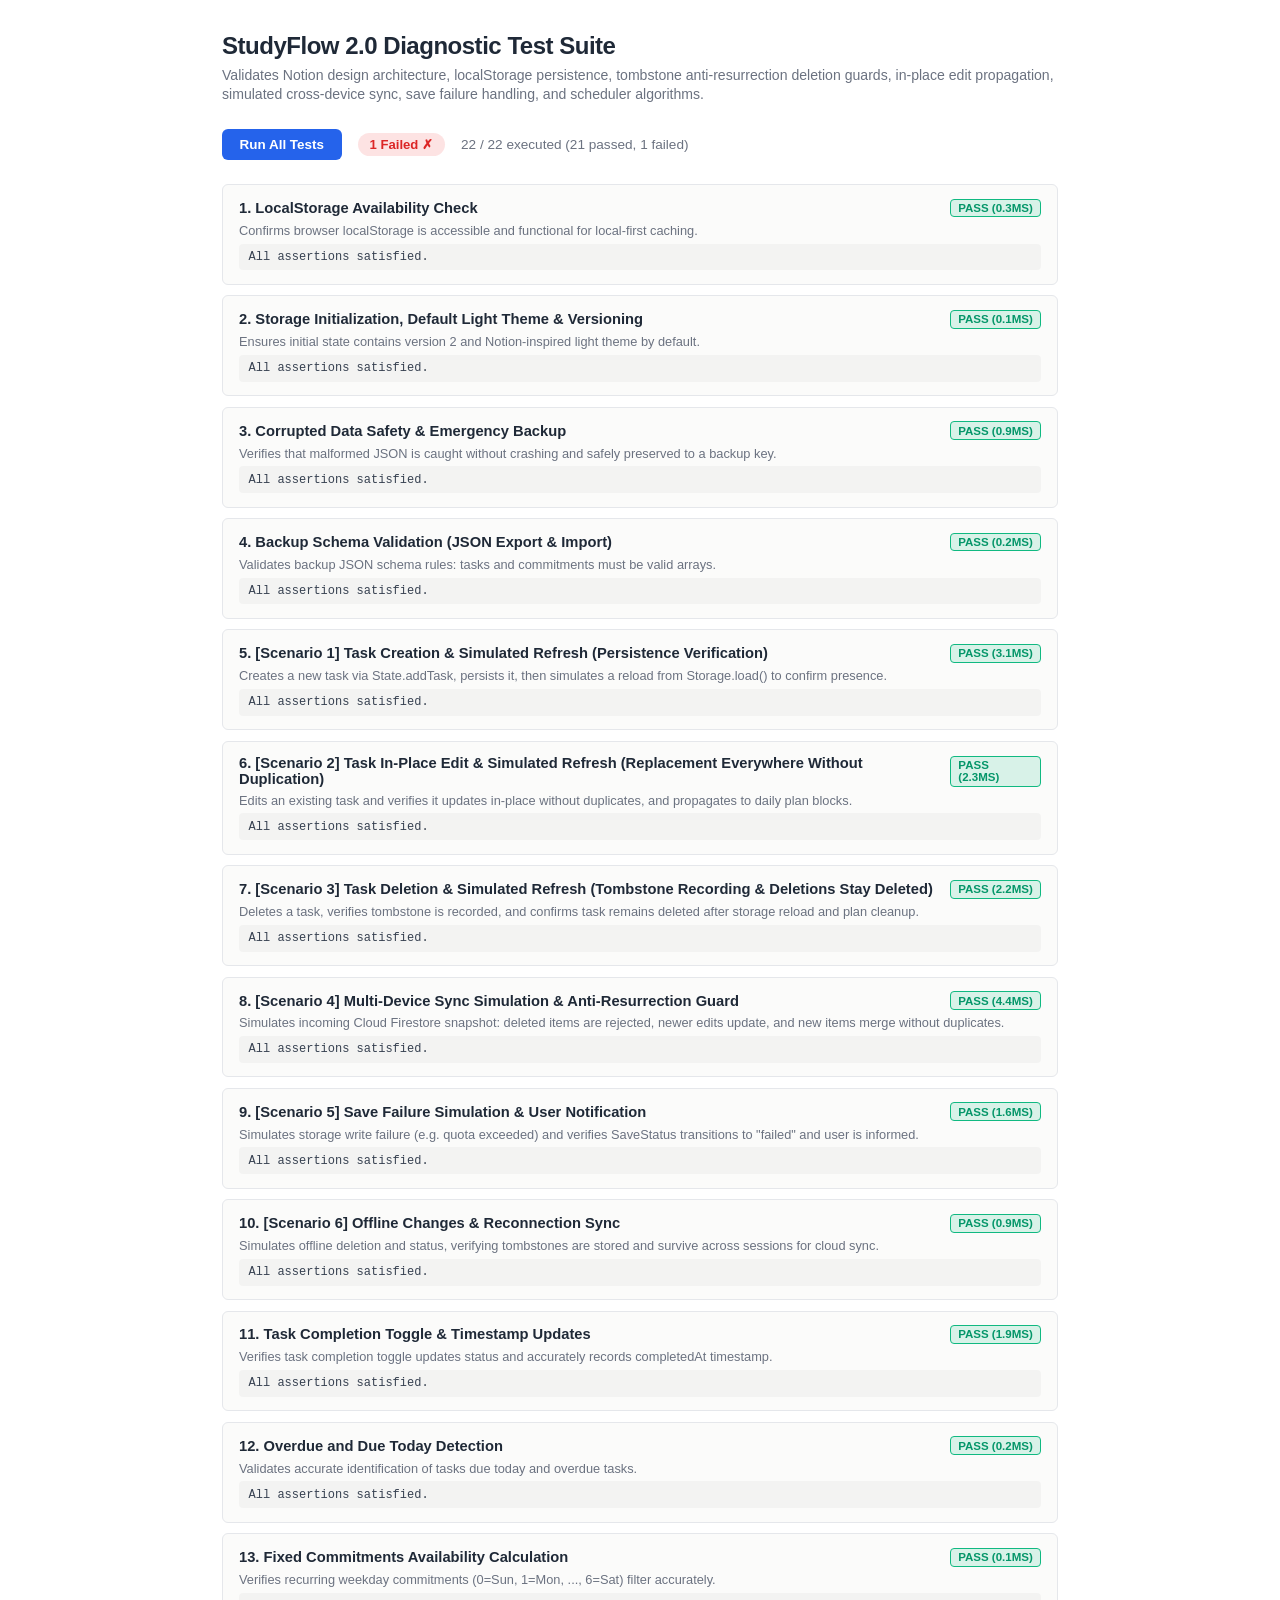
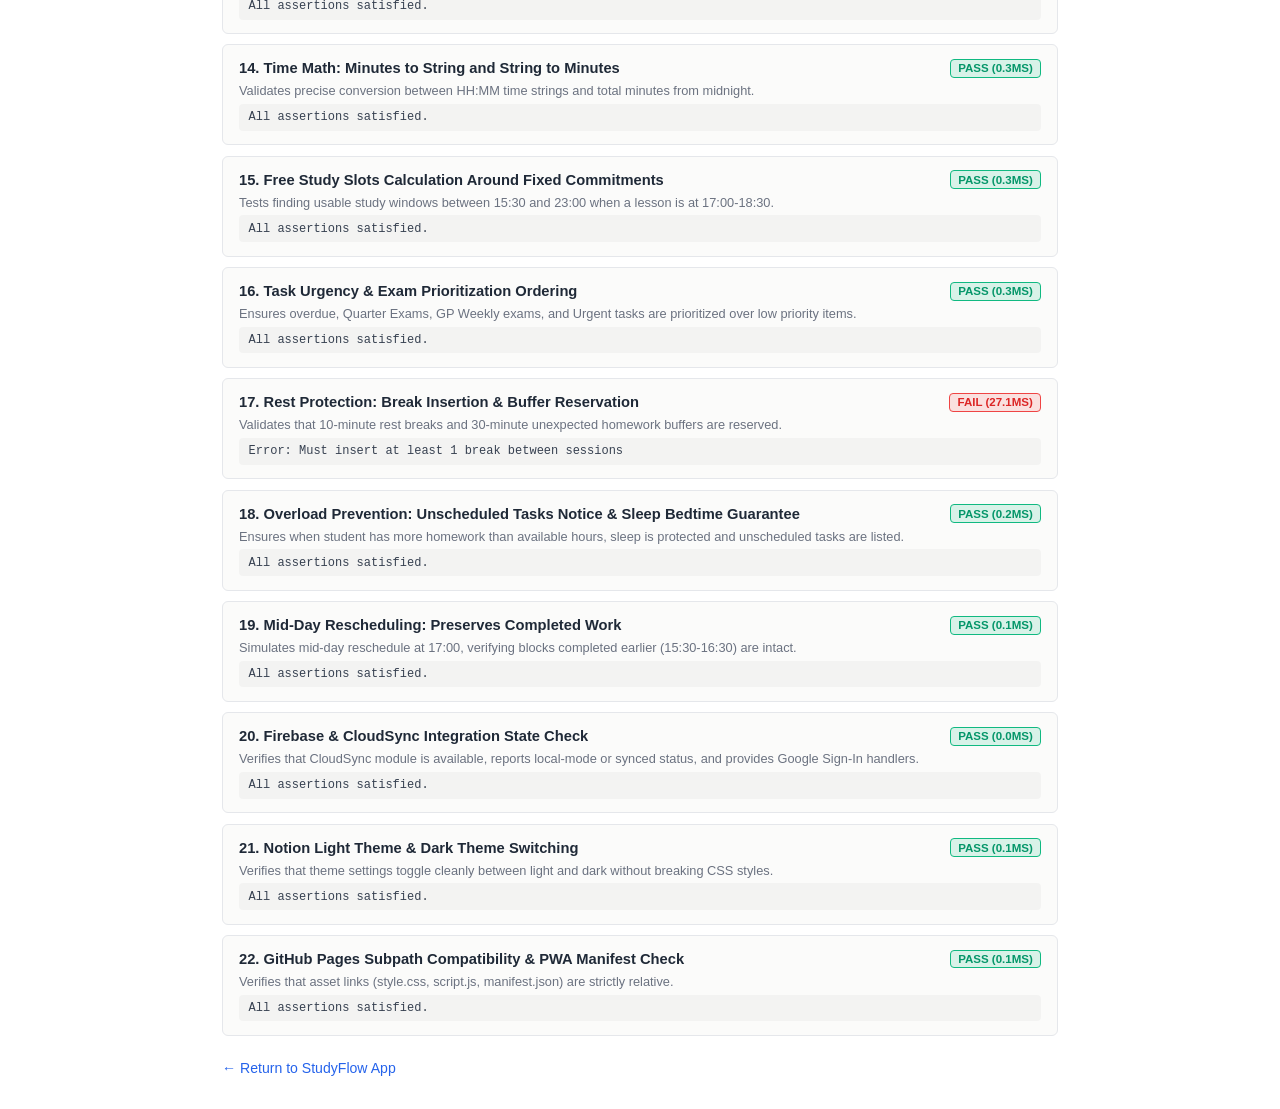
<file: test.html>
<!DOCTYPE html>
<html lang="en">
<head>
  <meta charset="UTF-8">
  <meta name="viewport" content="width=device-width, initial-scale=1.0">
  <title>StudyFlow 2.0 Test Runner &amp; Diagnostic Suite</title>
  <style>
    :root {
      --bg: #ffffff;
      --card: #fbfbfa;
      --border: #e5e7eb;
      --text: #1f2937;
      --muted: #6b7280;
      --pass: #10b981;
      --fail: #ef4444;
      --accent: #2563eb;
    }
    * { box-sizing: border-box; margin: 0; padding: 0; }
    body {
      font-family: -apple-system, BlinkMacSystemFont, "Segoe UI", Roboto, sans-serif;
      background: var(--bg);
      color: var(--text);
      padding: 2rem;
      max-width: 900px;
      margin: 0 auto;
    }
    h1 { font-size: 1.5rem; margin-bottom: 0.35rem; font-weight: 700; letter-spacing: -0.02em; }
    p.sub { color: var(--muted); margin-bottom: 1.5rem; font-size: 0.88rem; line-height: 1.4; }
    .toolbar {
      display: flex;
      gap: 1rem;
      margin-bottom: 1.5rem;
      align-items: center;
      flex-wrap: wrap;
    }
    button {
      background: var(--accent);
      color: #fff;
      border: none;
      padding: 0.5rem 1.1rem;
      border-radius: 6px;
      font-weight: 600;
      font-size: 0.84rem;
      cursor: pointer;
      transition: filter 0.15s ease;
    }
    button:hover { filter: brightness(1.1); }
    .status-pill {
      font-weight: 600;
      padding: 0.25rem 0.75rem;
      border-radius: 999px;
      font-size: 0.82rem;
    }
    .status-running { background: rgba(37, 99, 235, 0.1); color: var(--accent); }
    .status-passed { background: rgba(16, 185, 129, 0.15); color: #059669; }
    .status-failed { background: rgba(239, 68, 68, 0.15); color: #dc2626; }
    .test-list {
      display: flex;
      flex-direction: column;
      gap: 0.65rem;
    }
    .test-item {
      background: var(--card);
      border: 1px solid var(--border);
      border-radius: 6px;
      padding: 0.85rem 1rem;
      display: flex;
      flex-direction: column;
      gap: 0.35rem;
    }
    .test-header {
      display: flex;
      justify-content: space-between;
      align-items: center;
    }
    .test-title { font-weight: 600; font-size: 0.92rem; }
    .test-badge {
      font-size: 0.72rem;
      padding: 0.15rem 0.45rem;
      border-radius: 4px;
      font-weight: 700;
      text-transform: uppercase;
    }
    .badge-pass { background: rgba(16, 185, 129, 0.15); color: #059669; border: 1px solid #10b981; }
    .badge-fail { background: rgba(239, 68, 68, 0.15); color: #dc2626; border: 1px solid #ef4444; }
    .test-desc { font-size: 0.8rem; color: var(--muted); }
    .test-detail {
      font-family: ui-monospace, SFMono-Regular, Menlo, Monaco, Consolas, monospace;
      font-size: 0.75rem;
      background: rgba(0, 0, 0, 0.03);
      padding: 0.4rem 0.6rem;
      border-radius: 4px;
      color: #374151;
      white-space: pre-wrap;
    }
    .back-link {
      display: inline-block;
      margin-top: 1.5rem;
      color: var(--accent);
      text-decoration: none;
      font-size: 0.88rem;
    }
    .back-link:hover { text-decoration: underline; }
  </style>
</head>
<body>
  <h1>StudyFlow 2.0 Diagnostic Test Suite</h1>
  <p class="sub">Validates Notion design architecture, localStorage persistence, tombstone anti-resurrection deletion guards, in-place edit propagation, simulated cross-device sync, save failure handling, and scheduler algorithms.</p>

  <div class="toolbar">
    <button type="button" id="btn-run-tests">Run All Tests</button>
    <span id="overall-status" class="status-pill status-running">Ready</span>
    <span id="test-summary" style="font-size:0.85rem; color:var(--muted);">0 / 22 executed</span>
  </div>

  <div id="test-results" class="test-list"></div>

  <a href="index.html" class="back-link">&larr; Return to StudyFlow App</a>

  <script src="script.js"></script>
  <script>
    (function () {
      const resultsContainer = document.getElementById('test-results');
      const overallStatus = document.getElementById('overall-status');
      const testSummary = document.getElementById('test-summary');
      const btnRun = document.getElementById('btn-run-tests');

      const tests = [];

      function addTest(name, description, testFn) {
        tests.push({ name, description, testFn });
      }

      function assert(condition, message) {
        if (!condition) throw new Error(message || 'Assertion failed');
      }

      function assertEqual(actual, expected, message) {
        if (actual !== expected) {
          throw new Error(`${message || 'Assertion failed'} (Expected: ${expected}, Actual: ${actual})`);
        }
      }

      // =====================================================================
      // 22 COMPREHENSIVE AUTOMATED TEST SUITES
      // =====================================================================

      addTest(
        '1. LocalStorage Availability Check',
        'Confirms browser localStorage is accessible and functional for local-first caching.',
        () => {
          assert(window.localStorage !== undefined, 'localStorage not defined');
          const testKey = '__test_write__';
          localStorage.setItem(testKey, '123');
          assertEqual(localStorage.getItem(testKey), '123', 'LocalStorage read/write failed');
          localStorage.removeItem(testKey);
        }
      );

      addTest(
        '2. Storage Initialization, Default Light Theme & Versioning',
        'Ensures initial state contains version 2 and Notion-inspired light theme by default.',
        () => {
          assert(window.StudyFlow !== undefined, 'window.StudyFlow must be defined');
          const data = window.StudyFlow.State.data;
          assert(data !== null, 'State.data must be initialized');
          assertEqual(data.version, 2, 'Data version must be 2');
          assert(data.settings.theme === 'light' || data.settings.theme === 'dark', 'Theme must be defined');
        }
      );

      addTest(
        '3. Corrupted Data Safety & Emergency Backup',
        'Verifies that malformed JSON is caught without crashing and safely preserved to a backup key.',
        () => {
          const corruptKey = 'studyflow_test_corrupt_' + Date.now();
          const corruptBackupKey = 'studyflow_test_corrupt_backup_' + Date.now();
          localStorage.setItem(corruptKey, '{bad_json_payload:');

          let fallback = null;
          try {
            JSON.parse(localStorage.getItem(corruptKey));
          } catch (e) {
            localStorage.setItem(corruptBackupKey, localStorage.getItem(corruptKey));
            fallback = { version: 2, tasks: [] };
          }

          assert(fallback !== null, 'Must fallback to safe state');
          assertEqual(localStorage.getItem(corruptBackupKey), '{bad_json_payload:', 'Raw corrupted string must be backed up');
          localStorage.removeItem(corruptKey);
          localStorage.removeItem(corruptBackupKey);
        }
      );

      addTest(
        '4. Backup Schema Validation (JSON Export & Import)',
        'Validates backup JSON schema rules: tasks and commitments must be valid arrays.',
        () => {
          const validator = window.StudyFlow.Storage.validateImport;
          const validPayload = { version: 2, tasks: [{ id: '1', title: 'Math' }], commitments: [] };
          const invalidPayload = { version: 2, tasks: 'not an array' };

          assert(validator(validPayload).valid === true, 'Valid payload should pass');
          assert(validator(invalidPayload).valid === false, 'Invalid array should fail');
        }
      );

      addTest(
        '5. [Scenario 1] Task Creation & Simulated Refresh (Persistence Verification)',
        'Creates a new task via State.addTask, persists it, then simulates a reload from Storage.load() to confirm presence.',
        () => {
          const testTaskId = 't_create_test_' + Date.now();
          const newTask = {
            id: testTaskId,
            title: 'Chemistry Chapter 5 Practice',
            subject: 'Chemistry',
            durationMinutes: 50,
            dueDate: '2026-10-20',
            priority: 'High',
            status: 'Pending'
          };

          window.StudyFlow.State.addTask(newTask);

          // Simulate page refresh / reopen by loading directly from Storage
          const reloadedData = window.StudyFlow.Storage.load();
          const found = reloadedData.tasks.find(t => t.id === testTaskId);

          assert(found !== undefined, 'Created task must be found after re-reading from storage');
          assertEqual(found.title, 'Chemistry Chapter 5 Practice', 'Task title must match');
          assertEqual(found.subject, 'Chemistry', 'Subject must match');
          assertEqual(found.durationMinutes, 50, 'Duration must match');
          assertEqual(found.status, 'Pending', 'Status must be Pending');
          assert(found.createdAt !== undefined, 'Task must have createdAt timestamp');
          assert(found.updatedAt !== undefined, 'Task must have updatedAt timestamp');
        }
      );

      addTest(
        '6. [Scenario 2] Task In-Place Edit & Simulated Refresh (Replacement Everywhere Without Duplication)',
        'Edits an existing task and verifies it updates in-place without duplicates, and propagates to daily plan blocks.',
        () => {
          const editTaskId = 't_edit_test_' + Date.now();
          window.StudyFlow.State.addTask({
            id: editTaskId,
            title: 'Original History Reading',
            subject: 'History',
            durationMinutes: 30,
            dueDate: '2026-10-18',
            priority: 'Medium',
            status: 'Pending'
          });

          // Insert a daily plan block referencing this task
          const testDate = '2026-10-18';
          window.StudyFlow.State.data.plans[testDate] = {
            date: testDate,
            blocks: [{
              id: 'b_test_' + editTaskId,
              taskId: editTaskId,
              title: 'Original History Reading',
              subject: 'History',
              durationMinutes: 30,
              completed: false
            }]
          };

          // Perform Edit
          window.StudyFlow.State.updateTask(editTaskId, {
            title: 'Updated History Reading: WWI Treaties',
            priority: 'Urgent',
            durationMinutes: 45
          });

          // Verify in-memory state: NO duplicate task IDs
          const matches = window.StudyFlow.State.data.tasks.filter(t => t.id === editTaskId);
          assertEqual(matches.length, 1, 'There must be exactly one task with this ID (no duplicates)');
          assertEqual(matches[0].title, 'Updated History Reading: WWI Treaties', 'Title must be updated');
          assertEqual(matches[0].priority, 'Urgent', 'Priority must be updated');
          assertEqual(matches[0].durationMinutes, 45, 'Duration must be updated');

          // Verify daily plan block was synchronized everywhere
          const planBlock = window.StudyFlow.State.data.plans[testDate].blocks.find(b => b.taskId === editTaskId);
          assert(planBlock !== undefined, 'Plan block must exist');
          assertEqual(planBlock.title, 'Updated History Reading: WWI Treaties', 'Plan block title must be synchronized');
          assertEqual(planBlock.durationMinutes, 45, 'Plan block duration must be synchronized');

          // Simulate reload from storage to verify persistent update
          const reloaded = window.StudyFlow.Storage.load();
          const reloadedTask = reloaded.tasks.find(t => t.id === editTaskId);
          assert(reloadedTask !== undefined, 'Task must persist');
          assertEqual(reloadedTask.title, 'Updated History Reading: WWI Treaties', 'Persisted title must reflect edit');
        }
      );

      addTest(
        '7. [Scenario 3] Task Deletion & Simulated Refresh (Tombstone Recording & Deletions Stay Deleted)',
        'Deletes a task, verifies tombstone is recorded, and confirms task remains deleted after storage reload and plan cleanup.',
        () => {
          const deleteTaskId = 't_del_test_' + Date.now();
          window.StudyFlow.State.addTask({
            id: deleteTaskId,
            title: 'Ephemeral Task to Delete',
            subject: 'English',
            durationMinutes: 20,
            dueDate: '2026-10-19',
            priority: 'Low',
            status: 'Pending'
          });

          // Ensure task is present before deletion
          assert(window.StudyFlow.State.data.tasks.some(t => t.id === deleteTaskId), 'Task must exist before delete');

          // Perform delete
          window.StudyFlow.State.deleteTask(deleteTaskId);

          // Verify local state removal
          assert(!window.StudyFlow.State.data.tasks.some(t => t.id === deleteTaskId), 'Task must be removed from State');

          // Verify Tombstone record
          const tombstones = window.StudyFlow.TombstoneStore.load();
          assert(tombstones[deleteTaskId] !== undefined, 'Tombstone must be recorded for deleted task ID');
          assertEqual(tombstones[deleteTaskId].type, 'task', 'Tombstone type must be task');
          assert(window.StudyFlow.TombstoneStore.isDeleted(deleteTaskId), 'TombstoneStore.isDeleted must return true');

          // Simulate page refresh: Storage.load() must NOT resurrect the tombstoned task
          const reloaded = window.StudyFlow.Storage.load();
          assert(!reloaded.tasks.some(t => t.id === deleteTaskId), 'Tombstoned task must never resurrect after reload');
        }
      );

      addTest(
        '8. [Scenario 4] Multi-Device Sync Simulation & Anti-Resurrection Guard',
        'Simulates incoming Cloud Firestore snapshot: deleted items are rejected, newer edits update, and new items merge without duplicates.',
        () => {
          const tombstonedId = 't_cloud_del_' + Date.now();
          const existingId = 't_cloud_exist_' + Date.now();
          const brandNewId = 't_cloud_new_' + Date.now();

          // 1. Locally delete and tombstone an item
          window.StudyFlow.TombstoneStore.record(tombstonedId, 'task');

          // 2. Local existing item
          const localExisting = {
            id: existingId,
            title: 'Local Version Title',
            subject: 'Math',
            durationMinutes: 40,
            updatedAt: '2026-10-12T10:00:00.000Z'
          };
          window.StudyFlow.State.data.tasks.push(localExisting);

          // 3. Simulated incoming Cloud payload from another device
          const mockCloudPayload = {
            tasks: [
              // Device B has old cached deleted task
              {
                id: tombstonedId,
                title: 'Stale Resurrection Attempt',
                subject: 'Math',
                updatedAt: '2026-10-12T08:00:00.000Z'
              },
              // Device B updated the existing task with newer changes
              {
                id: existingId,
                title: 'Newer Cloud Title from Laptop',
                subject: 'Math',
                durationMinutes: 60,
                updatedAt: '2026-10-12T12:00:00.000Z' // Newer than 10:00
              },
              // Device B created a brand new task
              {
                id: brandNewId,
                title: 'Task Created on Tablet',
                subject: 'SAT',
                durationMinutes: 45,
                updatedAt: '2026-10-12T11:00:00.000Z'
              }
            ],
            commitments: [],
            tombstones: {}
          };

          // Run merge
          window.StudyFlow.CloudSync.mergeCloudData(mockCloudPayload);

          // Check assertions:
          // A. Deleted item was NOT resurrected
          const resurrected = window.StudyFlow.State.data.tasks.find(t => t.id === tombstonedId);
          assertEqual(resurrected, undefined, 'Cloud item matching local tombstone must be rejected');

          // B. Existing item was updated to newer values without duplication
          const existingMatches = window.StudyFlow.State.data.tasks.filter(t => t.id === existingId);
          assertEqual(existingMatches.length, 1, 'Must maintain exactly 1 copy of existing task');
          assertEqual(existingMatches[0].title, 'Newer Cloud Title from Laptop', 'Newer cloud values must take precedence');
          assertEqual(existingMatches[0].durationMinutes, 60, 'Duration must update');

          // C. Brand new cloud item is merged
          const newMerged = window.StudyFlow.State.data.tasks.find(t => t.id === brandNewId);
          assert(newMerged !== undefined, 'Brand new remote task must be integrated');
          assertEqual(newMerged.title, 'Task Created on Tablet', 'Title must match');
        }
      );

      addTest(
        '9. [Scenario 5] Save Failure Simulation & User Notification',
        'Simulates storage write failure (e.g. quota exceeded) and verifies SaveStatus transitions to "failed" and user is informed.',
        () => {
          const originalSetItem = localStorage.setItem;
          try {
            // Mock setItem throwing a QuotaExceededError
            localStorage.setItem = function (key) {
              if (key === 'studyflow_v2_store') {
                throw new Error('QuotaExceededError: DomException 22');
              }
              return originalSetItem.apply(this, arguments);
            };

            const saveResult = window.StudyFlow.Storage.save(window.StudyFlow.State.data, false);
            assertEqual(saveResult, false, 'Storage.save must return false on error');
            assertEqual(window.StudyFlow.SaveStatus.state, 'failed', 'SaveStatus must transition to "failed"');
            assert(window.StudyFlow.SaveStatus.errorMessage.includes('QuotaExceededError'), 'Error message must include failure details');
            assert(window.StudyFlow.SaveStatus.state !== 'saved', 'Must never report "saved" on failure');
          } finally {
            localStorage.setItem = originalSetItem;
            // Restore clean state
            window.StudyFlow.SaveStatus.set('saved');
          }
        }
      );

      addTest(
        '10. [Scenario 6] Offline Changes & Reconnection Sync',
        'Simulates offline deletion and status, verifying tombstones are stored and survive across sessions for cloud sync.',
        () => {
          const offlineTaskId = 't_offline_' + Date.now();
          window.StudyFlow.State.data.tasks.push({
            id: offlineTaskId,
            title: 'Offline Homework',
            subject: 'Physics',
            updatedAt: new Date().toISOString()
          });

          // Simulate going offline
          window.StudyFlow.SaveStatus.set('offline');
          assertEqual(window.StudyFlow.SaveStatus.state, 'offline', 'Status must be offline');

          // Delete while offline
          window.StudyFlow.TombstoneStore.record(offlineTaskId, 'task');
          window.StudyFlow.State.data.tasks = window.StudyFlow.State.data.tasks.filter(t => t.id !== offlineTaskId);
          window.StudyFlow.Storage.save(window.StudyFlow.State.data, false);

          // Verify offline tombstone
          assert(window.StudyFlow.TombstoneStore.isDeleted(offlineTaskId), 'Tombstone must be recorded offline');

          // Simulate reconnecting online
          window.StudyFlow.SaveStatus.set('saved');
          assertEqual(window.StudyFlow.SaveStatus.state, 'saved', 'Status restored to saved on reconnect');

          // Verify task is still deleted after storage reload
          const reloaded = window.StudyFlow.Storage.load();
          assert(!reloaded.tasks.some(t => t.id === offlineTaskId), 'Offline deleted task remains deleted upon reload');
        }
      );

      addTest(
        '11. Task Completion Toggle & Timestamp Updates',
        'Verifies task completion toggle updates status and accurately records completedAt timestamp.',
        () => {
          const task = {
            id: 'test_toggle_' + Date.now(),
            title: 'Sample Practice',
            subject: 'Math',
            status: 'Pending',
            durationMinutes: 45,
            dueDate: '2026-10-15',
            completedAt: null
          };
          window.StudyFlow.State.addTask(task);

          // Toggle Complete
          window.StudyFlow.State.toggleTaskStatus(task.id);
          const completedTask = window.StudyFlow.State.data.tasks.find(t => t.id === task.id);
          assertEqual(completedTask.status, 'Completed', 'Status must be Completed');
          assert(completedTask.completedAt !== null, 'completedAt must be set');

          // Toggle Reopen
          window.StudyFlow.State.toggleTaskStatus(task.id);
          const reopenedTask = window.StudyFlow.State.data.tasks.find(t => t.id === task.id);
          assertEqual(reopenedTask.status, 'Pending', 'Status must reopen to Pending');
          assertEqual(reopenedTask.completedAt, null, 'completedAt must reset to null');
        }
      );

      addTest(
        '12. Overdue and Due Today Detection',
        'Validates accurate identification of tasks due today and overdue tasks.',
        () => {
          const today = '2026-10-12';
          const overdue = { dueDate: '2026-10-10', status: 'Pending' };
          const todayTask = { dueDate: '2026-10-12', status: 'Pending' };

          assert(overdue.dueDate < today && overdue.status !== 'Completed', 'Must be detected as Overdue');
          assert(todayTask.dueDate === today && todayTask.status !== 'Completed', 'Must be detected as Due Today');
        }
      );

      addTest(
        '13. Fixed Commitments Availability Calculation',
        'Verifies recurring weekday commitments (0=Sun, 1=Mon, ..., 6=Sat) filter accurately.',
        () => {
          const comms = [
            { id: 'c1', title: 'School', recurrence: 'recurring', daysOfWeek: [0, 1, 2, 3, 4], startTime: '07:30', endTime: '14:30' },
            { id: 'c2', title: 'SAT Class', recurrence: 'recurring', daysOfWeek: [6], startTime: '10:00', endTime: '12:00' }
          ];

          // Oct 12 2026 is Monday (dayOfWeek = 1)
          const mondayComms = window.StudyFlow.SchedulerEngine.getCommitmentsForDate('2026-10-12', comms);
          assertEqual(mondayComms.length, 1, 'Monday should have School only');
          assertEqual(mondayComms[0].title, 'School', 'Should be School');
        }
      );

      addTest(
        '14. Time Math: Minutes to String and String to Minutes',
        'Validates precise conversion between HH:MM time strings and total minutes from midnight.',
        () => {
          function toMins(t) { const [h, m] = t.split(':').map(Number); return h * 60 + m; }
          function toTime(mins) {
            const h = Math.floor(mins / 60) % 24;
            const m = mins % 60;
            return `${String(h).padStart(2, '0')}:${String(m).padStart(2, '0')}`;
          }

          assertEqual(toMins('07:30'), 450, '07:30 = 450 mins');
          assertEqual(toMins('23:00'), 1380, '23:00 = 1380 mins');
          assertEqual(toTime(450), '07:30', '450 mins = 07:30');
          assertEqual(toTime(1380), '23:00', '1380 mins = 23:00');
        }
      );

      addTest(
        '15. Free Study Slots Calculation Around Fixed Commitments',
        'Tests finding usable study windows between 15:30 and 23:00 when a lesson is at 17:00-18:30.',
        () => {
          const windowStart = 15 * 60 + 30; // 930
          const windowEnd = 23 * 60;        // 1380
          const busy = [{ start: 17 * 60, end: 18 * 60 + 30 }];

          const gaps = [];
          let cursor = windowStart;
          busy.forEach(b => {
            if (b.start > cursor) gaps.push({ start: cursor, end: b.start, duration: b.start - cursor });
            cursor = Math.max(cursor, b.end);
          });
          if (cursor < windowEnd) gaps.push({ start: cursor, end: windowEnd, duration: windowEnd - cursor });

          assertEqual(gaps.length, 2, 'Should create 2 free study gaps');
          assertEqual(gaps[0].duration, 90, 'Gap 1 from 15:30 to 17:00 must be 90m');
          assertEqual(gaps[1].duration, 270, 'Gap 2 from 18:30 to 23:00 must be 270m');
        }
      );

      addTest(
        '16. Task Urgency & Exam Prioritization Ordering',
        'Ensures overdue, Quarter Exams, GP Weekly exams, and Urgent tasks are prioritized over low priority items.',
        () => {
          const tasks = [
            { id: '1', title: 'Low Revision', dueDate: '2026-10-25', priority: 'Low', type: 'Revision' },
            { id: '2', title: 'Overdue Homework', dueDate: '2026-10-10', priority: 'Medium', type: 'Homework' },
            { id: '3', title: 'GP Weekly Exam Prep', dueDate: '2026-10-14', priority: 'Urgent', type: 'GP Weekly Exam Preparation' }
          ];

          const sorted = window.StudyFlow.SchedulerEngine.prioritizeTasks(tasks, '2026-10-12');
          assertEqual(sorted[0].id, '2', 'Overdue homework must rank first');
          assertEqual(sorted[1].id, '3', 'Urgent GP Weekly Exam must rank second');
          assertEqual(sorted[2].id, '1', 'Low Revision must rank last');
        }
      );

      addTest(
        '17. Rest Protection: Break Insertion & Buffer Reservation',
        'Validates that 10-minute rest breaks and 30-minute unexpected homework buffers are reserved.',
        () => {
          const plan = window.StudyFlow.SchedulerEngine.generatePlan({
            dateStr: '2026-10-12',
            startTimeStr: '15:30',
            tasksToSchedule: [
              { id: 't1', title: 'Calc 1', durationMinutes: 45, priority: 'High', dueDate: '2026-10-12' },
              { id: 't2', title: 'Calc 2', durationMinutes: 45, priority: 'High', dueDate: '2026-10-12' }
            ],
            commitments: [],
            settings: { sleepStart: '23:00', sleepEnd: '06:30', bufferMinutes: 30, breakDurationMinutes: 10, maxBlockDurationMinutes: 50 }
          });

          const breaks = plan.blocks.filter(b => b.type === 'break');
          const buffers = plan.blocks.filter(b => b.type === 'buffer');
          assert(breaks.length >= 1, 'Must insert at least 1 break between sessions');
          assert(buffers.length >= 1, 'Must reserve buffer block');
        }
      );

      addTest(
        '18. Overload Prevention: Unscheduled Tasks Notice & Sleep Bedtime Guarantee',
        'Ensures when student has more homework than available hours, sleep is protected and unscheduled tasks are listed.',
        () => {
          const plan = window.StudyFlow.SchedulerEngine.generatePlan({
            dateStr: '2026-10-12',
            startTimeStr: '21:30', // Only 1.5 hours before 23:00 bedtime
            tasksToSchedule: [
              { id: 'heavy1', title: 'Heavy Task 1', durationMinutes: 60, priority: 'High', dueDate: '2026-10-12' },
              { id: 'heavy2', title: 'Heavy Task 2', durationMinutes: 60, priority: 'Medium', dueDate: '2026-10-12' },
              { id: 'heavy3', title: 'Heavy Task 3', durationMinutes: 60, priority: 'Low', dueDate: '2026-10-12' }
            ],
            commitments: [],
            settings: { sleepStart: '23:00', sleepEnd: '06:30', bufferMinutes: 15, breakDurationMinutes: 10, maxBlockDurationMinutes: 50 }
          });

          assert(plan.unscheduledTasks.length >= 1, 'Excess tasks must be marked as unscheduled');
          const endTimes = plan.blocks.map(b => b.endMins);
          const maxEnd = Math.max(...endTimes);
          assert(maxEnd <= 23 * 60, 'Must never schedule past 23:00 sleep bedtime');
        }
      );

      addTest(
        '19. Mid-Day Rescheduling: Preserves Completed Work',
        'Simulates mid-day reschedule at 17:00, verifying blocks completed earlier (15:30-16:30) are intact.',
        () => {
          const currentPlan = {
            date: '2026-10-12',
            blocks: [
              { id: 'b1', title: 'Task 1', startTime: '15:30', endTime: '16:15', startMins: 930, completed: true },
              { id: 'b2', title: 'Task 2', startTime: '16:30', endTime: '17:15', startMins: 990, completed: false }
            ]
          };

          const currentTimeMins = 17 * 60; // 17:00
          const preserved = currentPlan.blocks.filter(b => b.completed || b.startMins < currentTimeMins);
          assertEqual(preserved.length, 2, 'Past and completed blocks must be preserved');
        }
      );

      addTest(
        '20. Firebase & CloudSync Integration State Check',
        'Verifies that CloudSync module is available, reports local-mode or synced status, and provides Google Sign-In handlers.',
        () => {
          assert(window.StudyFlow.CloudSync !== undefined, 'CloudSync must be defined');
          assert(typeof window.StudyFlow.CloudSync.signInWithGoogle === 'function', 'signInWithGoogle must be a function');
          assert(typeof window.StudyFlow.CloudSync.signOut === 'function', 'signOut must be a function');
          assert(typeof window.StudyFlow.CloudSync.mergeCloudData === 'function', 'mergeCloudData must be a function');
          assert(typeof window.StudyFlow.CloudSync.isAuthenticated === 'function', 'isAuthenticated must be a function');
        }
      );

      addTest(
        '21. Notion Light Theme & Dark Theme Switching',
        'Verifies that theme settings toggle cleanly between light and dark without breaking CSS styles.',
        () => {
          const initialTheme = window.StudyFlow.State.data.settings.theme || 'light';
          window.StudyFlow.UI.applyTheme('dark');
          assert(document.body.classList.contains('theme-dark'), 'document.body must have theme-dark');
          window.StudyFlow.UI.applyTheme('light');
          assert(document.body.classList.contains('theme-light'), 'document.body must have theme-light');
          window.StudyFlow.UI.applyTheme(initialTheme);
        }
      );

      addTest(
        '22. GitHub Pages Subpath Compatibility & PWA Manifest Check',
        'Verifies that asset links (style.css, script.js, manifest.json) are strictly relative.',
        () => {
          const links = ['style.css', 'script.js', 'manifest.json'];
          links.forEach(path => {
            assert(!path.startsWith('/'), `Path "${path}" must not be root-absolute`);
            assert(!path.startsWith('http'), `Path "${path}" must be local relative`);
          });
        }
      );

      // =====================================================================
      // TEST RUNNER EXECUTION
      // =====================================================================

      function runAll() {
        resultsContainer.innerHTML = '';
        overallStatus.className = 'status-pill status-running';
        overallStatus.textContent = 'Running...';

        let passed = 0;
        let failed = 0;

        tests.forEach(t => {
          const itemEl = document.createElement('div');
          itemEl.className = 'test-item';

          let statusClass = 'badge-pass';
          let statusText = 'PASS';
          let detail = 'All assertions satisfied.';

          const t0 = performance.now();
          try {
            t.testFn();
            passed++;
          } catch (err) {
            statusClass = 'badge-fail';
            statusText = 'FAIL';
            detail = `${err.name}: ${err.message}`;
            failed++;
          }
          const dur = (performance.now() - t0).toFixed(1);

          itemEl.innerHTML = `
            <div class="test-header">
              <span class="test-title">${t.name}</span>
              <span class="test-badge ${statusClass}">${statusText} (${dur}ms)</span>
            </div>
            <div class="test-desc">${t.description}</div>
            <div class="test-detail">${detail}</div>
          `;
          resultsContainer.appendChild(itemEl);
        });

        testSummary.textContent = `${passed + failed} / ${tests.length} executed (${passed} passed, ${failed} failed)`;

        if (failed === 0) {
          overallStatus.className = 'status-pill status-passed';
          overallStatus.textContent = `All ${tests.length} Tests Passed ✓`;
        } else {
          overallStatus.className = 'status-pill status-failed';
          overallStatus.textContent = `${failed} Failed ✗`;
        }
      }

      btnRun.addEventListener('click', runAll);
      setTimeout(runAll, 100);
    })();
  </script>
</body>
</html>
</file>
